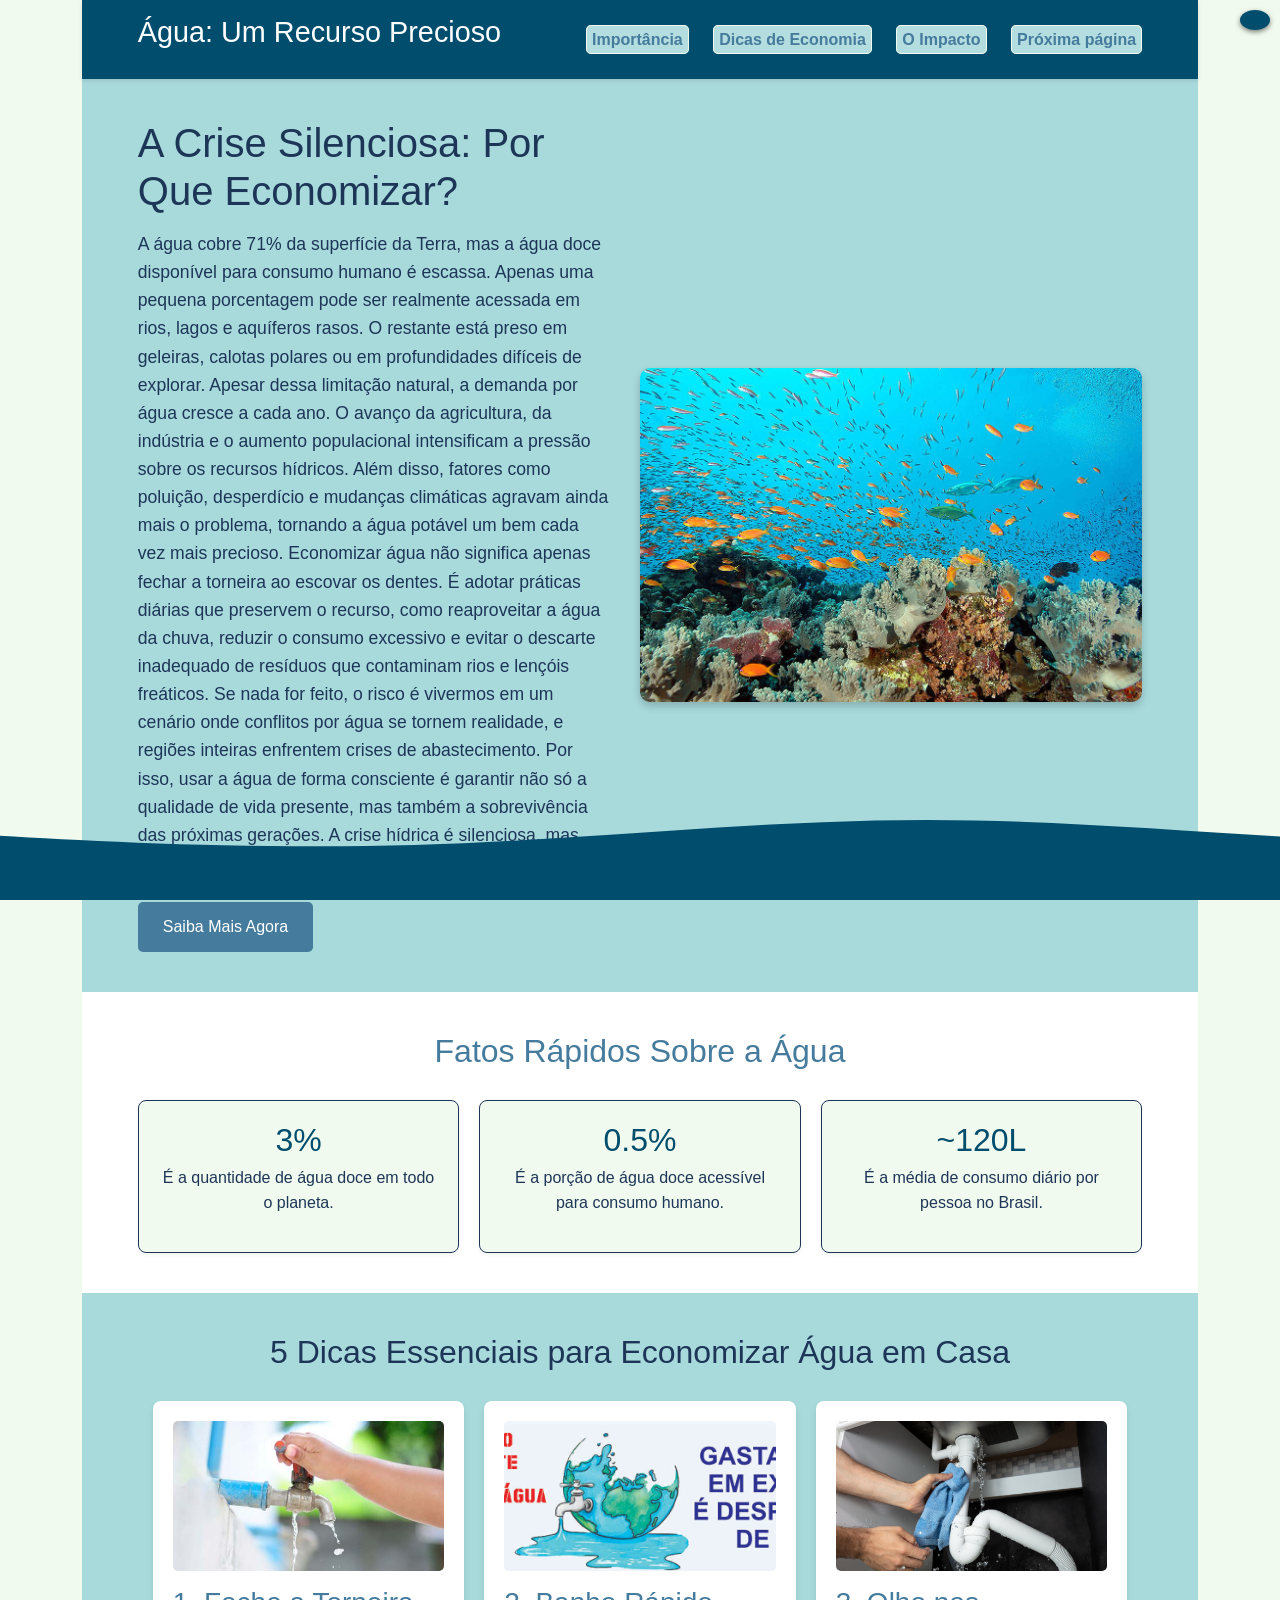
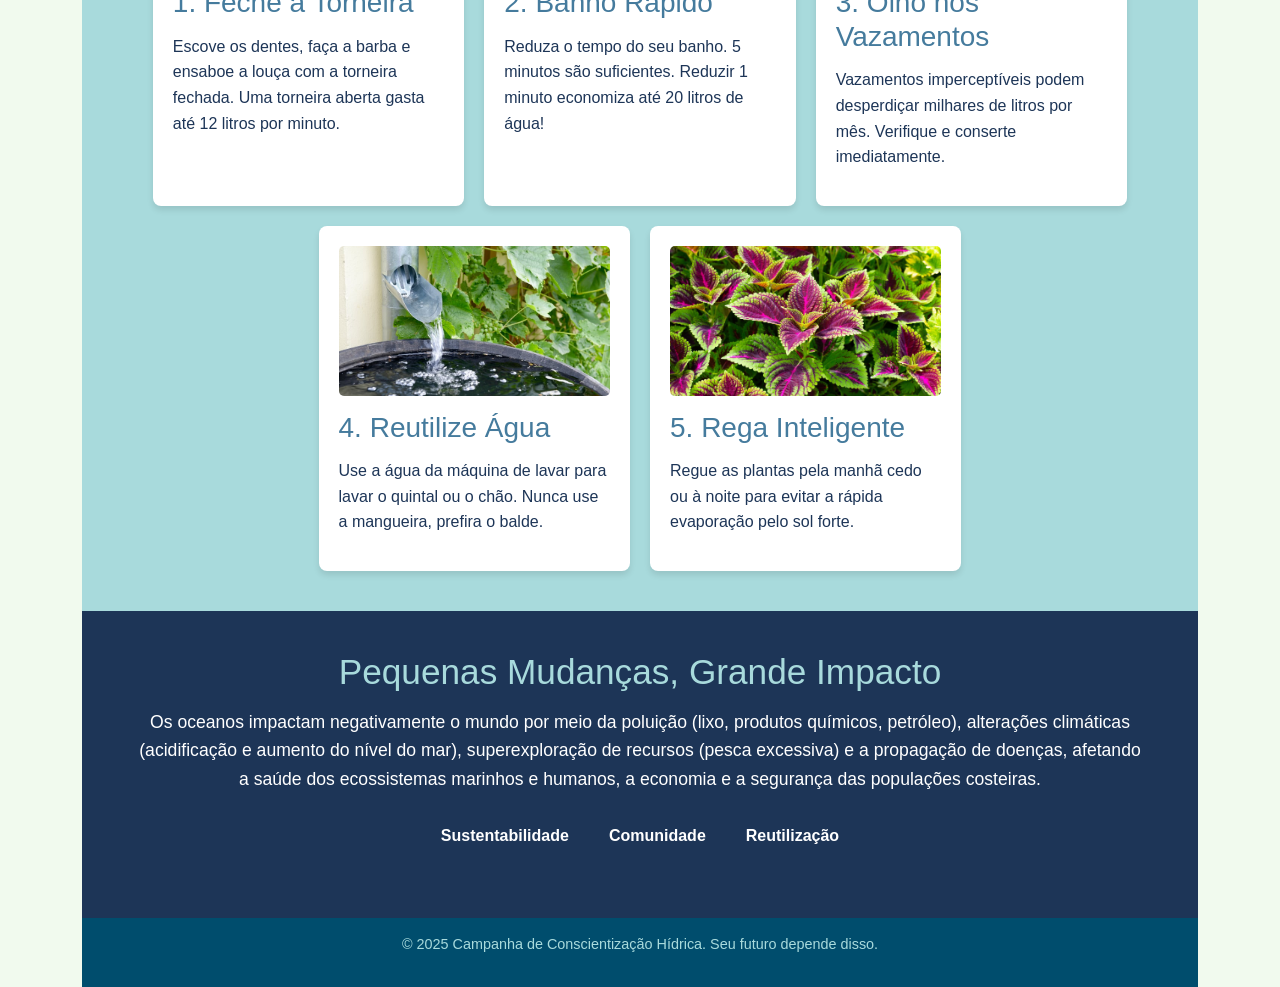
<file: conclusao/index.html>
<!DOCTYPE html>
<html lang="pt-BR">

<head>
    <meta charset="UTF-8">
    <meta name="viewport" content="width=device-width, initial-scale=1.0">
    <title>Conscientização: Uso Inteligente da Água</title>
    <link rel="stylesheet" href="bootstrap@5.3.3.css">
    <link rel="stylesheet" href="estilo.css">
    <script src="script.js"></script>
</head>
    <body class="container">
    <header>
        <h1> Água: Um Recurso Precioso</h1>
        <nav>
            <a href="#importancia">Importância</a>
            <a href="#dicas">Dicas de Economia</a>
            <a href="#impacto">O Impacto</a>
            <a href="site2.html">Próxima página</a>
        </nav>
    </header>

    <section class="hero" id="importancia">
        <div class="hero-content">
            <h2>A Crise Silenciosa: Por Que Economizar?</h2>
            <p>A água cobre 71% da superfície da Terra, mas a água doce disponível para consumo humano é escassa. Apenas
                uma pequena porcentagem pode ser realmente acessada em rios, lagos e aquíferos rasos. O restante está
                preso em geleiras, calotas polares ou em profundidades difíceis de explorar.
                Apesar dessa limitação natural, a demanda por água cresce a cada ano. O avanço da agricultura, da
                indústria e o aumento populacional intensificam a pressão sobre os recursos hídricos. Além disso,
                fatores como poluição, desperdício e mudanças climáticas agravam ainda mais o problema, tornando a água
                potável um bem cada vez mais precioso.
                Economizar água não significa apenas fechar a torneira ao escovar os dentes. É adotar práticas diárias
                que preservem o recurso, como reaproveitar a água da chuva, reduzir o consumo excessivo e evitar o
                descarte inadequado de resíduos que contaminam rios e lençóis freáticos.
                Se nada for feito, o risco é vivermos em um cenário onde conflitos por água se tornem realidade, e
                regiões inteiras enfrentem crises de abastecimento. Por isso, usar a água de forma consciente é garantir
                não só a qualidade de vida presente, mas também a sobrevivência das próximas gerações.

                A crise hídrica é silenciosa, mas real. Cada escolha conta.</p>
            <a href="https://www.codau.com.br/"><button>Saiba Mais Agora</button></a>    
        </div>
        <img src="imagens/oceano p1.jpg" alt="Gota de água em folha" class="hero-image">
    </section>

    <section class="stats">
        <h2>Fatos Rápidos Sobre a Água</h2>
        <div class="stats-grid">
            <div class="stat-item" id="curio1">
                <i class="fas fa-globe"></i>
                <h3>3%</h3>
                <p>É a quantidade de água doce em todo o planeta.</p>
            </div>
            <div class="stat-item" id="curio1">
                <i class="fas fa-hand-holding-water"></i>
                <h3>0.5%</h3>
                <p>É a porção de água doce acessível para consumo humano.</p>
            </div>
            <div class="stat-item" id="curio1">
                <i class="fas fa-tint"></i>
                <h3>~120L</h3>
                <p>É a média de consumo diário por pessoa no Brasil.</p>
            </div>
        </div>
    </section>

    <section class="dicas" id="dicas">
        <h2> 5 Dicas Essenciais para Economizar Água em Casa</h2>
        <div class="dicas-container">
            <div class="dica-card">
                <img src="imagens/torneira_rs.jpg" alt="Torneira pingando">
                <h3>1. Feche a Torneira</h3>
                <p>Escove os dentes, faça a barba e ensaboe a louça com a torneira fechada. Uma torneira aberta gasta
                    até 12 litros por minuto.</p>
            </div>
            <div class="dica-card">
                <img src="imagens/Banho.jpg" alt="Pessoa tomando banho">
                <h3>2. Banho Rápido</h3>
                <p>Reduza o tempo do seu banho. 5 minutos são suficientes. Reduzir 1 minuto economiza até 20 litros de
                    água!</p>
            </div>
            <div class="dica-card">
                <img src="imagens/vazamento.jpg" alt="Vazamento na parede">
                <h3>3. Olho nos Vazamentos</h3>
                <p>Vazamentos imperceptíveis podem desperdiçar milhares de litros por mês. Verifique e conserte
                    imediatamente.</p>
            </div>
            <div class="dica-card">
                <img src="imagens/reutilização.jpg" alt="Balde de água">
                <h3>4. Reutilize Água</h3>
                <p>Use a água da máquina de lavar para lavar o quintal ou o chão. Nunca use a mangueira, prefira o
                    balde.</p>
            </div>
            <div class="dica-card">
                <img src="imagens/planta.jpg" alt="Jardinagem">
                <h3>5. Rega Inteligente</h3>
                <p>Regue as plantas pela manhã cedo ou à noite para evitar a rápida evaporação pelo sol forte.</p>
            </div>
        </div>
    </section>

    <section class="acao" id="impacto">
        <div class="acao-content">
            <h2>Pequenas Mudanças, Grande Impacto</h2>
            <p>Os oceanos impactam negativamente o mundo por meio da poluição (lixo, produtos químicos, petróleo),
                alterações climáticas (acidificação e aumento do nível do mar), superexploração de recursos (pesca
                excessiva) e a propagação de doenças, afetando a saúde dos ecossistemas marinhos e humanos, a economia e
                a segurança das populações costeiras. </p>
            <div class="impacto-cards">
                <div class="impacto-item">
                    <i class="fas fa-leaf"></i>
                    <p>Sustentabilidade</p>
                </div>
                <div class="impacto-item">
                    <i class="fas fa-users"></i>
                    <p>Comunidade</p>
                </div>
                <div class="impacto-item">
                    <i class="fas fa-recycle"></i>
                    <p>Reutilização</p>
                </div>
            </div>
        </div>
    </section>

    <footer>
        <p>&copy; 2025 Campanha de Conscientização Hídrica. Seu futuro depende disso.</p>
    </footer>

    <audio id="somCachoeira" loop>
        <source src="audio/cachoeira.mp3.mp3" type="audio/mp3">

    </audio>

    <div class="wave-container">
        <svg class="wave" viewBox="0 0 1440 320" preserveAspectRatio="none">
            <path id="wavePath" fill="#004d6d" fill-opacity="1"
                d="M0,96L48,112C96,128,192,160,288,144C384,128,480,64,576,64C672,64,768,128,864,138.7C960,149,1056,107,1152,90.7C1248,75,1344,85,1392,90.7L1440,96L1440,320L1392,320C1344,320,1248,320,1152,320C1056,320,960,320,864,320C768,320,672,320,576,320C480,320,384,320,288,320C192,320,96,320,48,320L0,320Z">
            </path>
        </svg>
    </div>


</body>
</html>
</file>
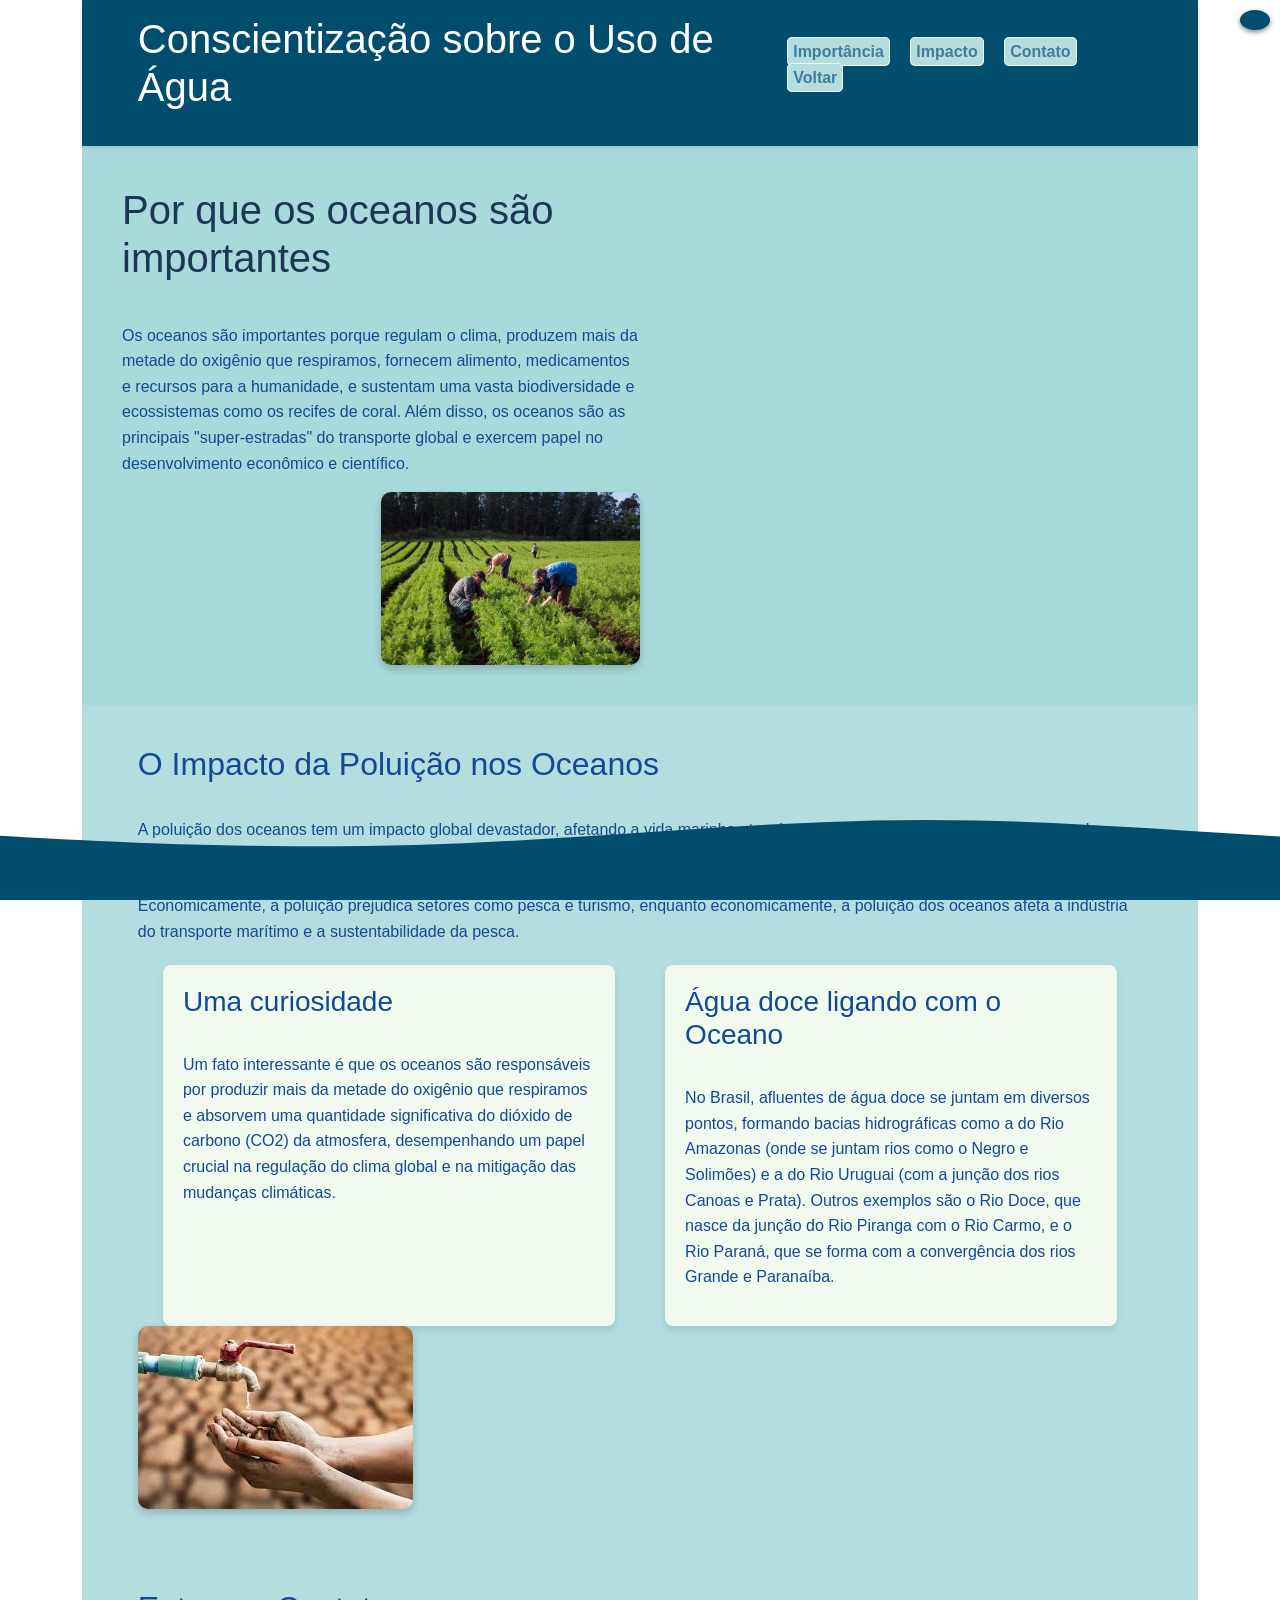
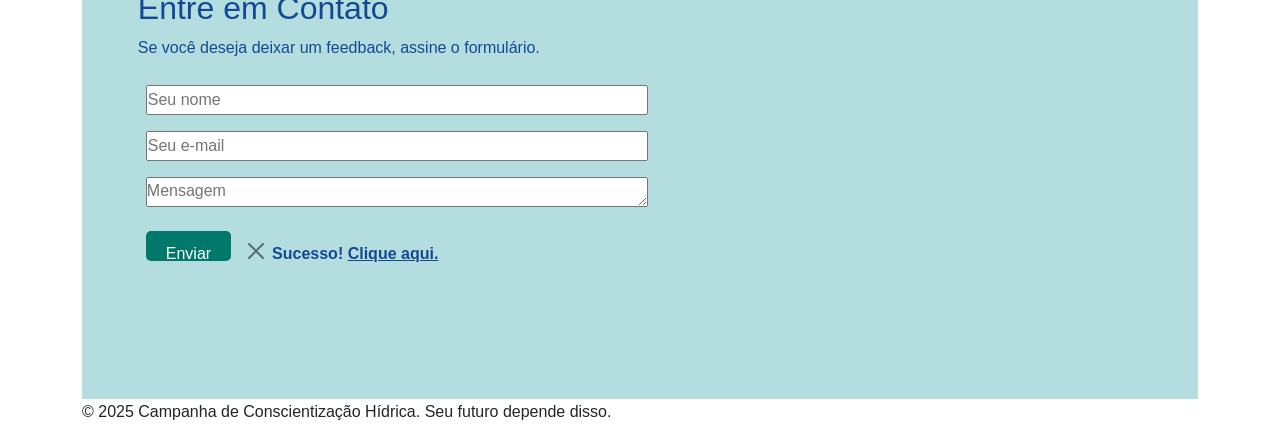
<file: conclusao/site2.html>
<!DOCTYPE html>
<html lang="pt-br">

<head>
    <meta charset="UTF-8">
    <meta name="viewport" content="width=device-width, initial-scale=1.0">
    <title>Conscientização sobre o Uso de Água</title>
    <link rel="stylesheet" href="bootstrap@5.3.3.css">
    <link rel="stylesheet" href="styles.css">
    <script src="script.js"></script>
</head>
<body class="container">
    <header>
        <div>
            <h1>Conscientização sobre o Uso de Água</h1>
        </div>
        <nav>
            <ul class="itens">
                <li><a href="#intro">Importância</a></li>
                <li><a href="#importancia">Impacto</a></li>
                <li><a href="#contato">Contato</a></li>
                <li><a href="index.html">Voltar</a></li>
            </ul>
        </nav>
    </header>

    <section class="container clearfix" id="intro">
        <div class="hero-content">
        <h2>Por que os oceanos são importantes </h2><br> 
        <p>Os oceanos são importantes porque regulam o clima, produzem mais da metade do oxigênio que respiramos, fornecem alimento, medicamentos e recursos para a humanidade, e sustentam uma vasta biodiversidade e ecossistemas como os recifes de coral. Além disso, os oceanos são as principais "super-estradas" do transporte global e exercem papel no desenvolvimento econômico e científico.</p>
        <img src="imagens/agricultura.webp" alt="Agricultura" id="img1" class="float-end">
    </div>
    </section>
        

    <section class="secao" id="importancia">
        <h2>O Impacto da Poluição nos Oceanos</h2><br>
        <p>A poluição dos oceanos tem um impacto global devastador, afetando a vida marinha através de intoxicação, aprisionamento e morte de animais, além de comprometer a saúde humana pela contaminação da cadeia alimentar. A poluição também causa o branqueamento de corais, a perda de habitats importantes e a diminuição da produção de oxigênio pelos oceanos, impactando o clima e a alimentação. Economicamente, a poluição prejudica setores como pesca e turismo, enquanto economicamente, a poluição dos oceanos afeta a indústria do transporte marítimo e a sustentabilidade da pesca. </p>
        <div class="fact-container">
            <div class="fact-box">
                <h3>Uma curiosidade </h3><br>   
                <p>Um fato interessante é que os oceanos são responsáveis por produzir mais da metade do oxigênio que respiramos e absorvem uma quantidade significativa do dióxido de carbono (CO2) da atmosfera, desempenhando um papel crucial na regulação do clima global e na mitigação das mudanças climáticas.</p>
            </div>
            <div class="fact-box">
                <h3>Água doce ligando com o Oceano</h3><br>
                <p>No Brasil, afluentes de água doce se juntam em diversos pontos, formando bacias hidrográficas como a do Rio Amazonas (onde se juntam rios como o Negro e Solimões) e a do Rio Uruguai (com a junção dos rios Canoas e Prata). Outros exemplos são o Rio Doce, que nasce da junção do Rio Piranga com o Rio Carmo, e o Rio Paraná, que se forma com a convergência dos rios Grande e Paranaíba. </p>
            </div>
        </div>
        <img src="imagens/escassez.jpg" alt="Escassez de Água" id="img1">
    </section>

    <section id="contato">
        <h2>Entre em Contato</h2>
        <p>Se você deseja deixar um feedback, assine o formulário.</p>
        <form id="contactform">
            <input type="text" placeholder="Seu nome" required id="nome">
            <input type="email" placeholder="Seu e-mail" required id="email">
            <textarea placeholder="Mensagem" required id="textarea"></textarea>
            <div>
            <button type="submit" id="send">Enviar</button class="container alert alert-success alert-dismissible fade show">
            <button type="button" class="btn-close" data-bs-dismiss="alert"></button>
            <strong>Sucesso!</strong>
            <a href="index.html" class="alert-link">Clique aqui.</a>
        </div>   
        </form>
    </section>
    <footer>
        <p>&copy; 2025 Campanha de Conscientização Hídrica. Seu futuro depende disso.</p>
    </footer>

    <audio id="somCachoeira" loop>
        <source src="audio/cachoeira.mp3.mp3" type="audio/mp3">

    </audio>

    <div class="wave-container">
        <svg class="wave" viewBox="0 0 1440 320" preserveAspectRatio="none">
            <path id="wavePath" fill="#004d6d" fill-opacity="1"
                d="M0,96L48,112C96,128,192,160,288,144C384,128,480,64,576,64C672,64,768,128,864,138.7C960,149,1056,107,1152,90.7C1248,75,1344,85,1392,90.7L1440,96L1440,320L1392,320C1344,320,1248,320,1152,320C1056,320,960,320,864,320C768,320,672,320,576,320C480,320,384,320,288,320C192,320,96,320,48,320L0,320Z">
            </path>
        </svg>
    </div>
</body>
</html>
</file>
<file: conclusao/estilo.css>
* {
    margin: 0;
    padding: 0;
    box-sizing: border-box;
}
body {
    font-family: Arial, sans-serif;
    line-height: 1.6;
    color: #1d3557;
    background-color: #f1faee;
}

h1,
h2,
h3 {
    color: #004d6d;
    margin-bottom: 0.5em;
}

header {
    background-color: #004d6d;
    color: white;
    padding: 15px 5%;
    display: flex;
    justify-content: space-between;
    align-items: center;
    position: sticky;
    top: 0;
    z-index: 1000;
    box-shadow: 0 2px 4px rgba(0, 0, 0, 0.1);
}

header h1 {
    color: white;
    font-size: 1.8em;
}

nav a {
    color: #457b9d;
    text-decoration: none;
    margin-left: 20px;
    font-weight: bold;
    transition: color 0.3s;
    border: #f1faee 1px solid;
    border-radius: 5px;
    padding: 5px;
    background-color: #b3dddf;
}

nav a:hover {
    color: rgb(0, 0, 0);
    text-decoration: underline;
}

.hero {
    background-color: #a8dadc;
    padding: 40px 5%;
    min-height: 50vh;
    display: flex;
    align-items: center;
    gap: 30px;
}

.hero-content {
    flex: 1;
    max-width: 50%;
}

.hero-content h2 {
    font-size: 2.5em;
    color: #1d3557;
    margin-bottom: 15px;
}

.hero-content p {
    font-size: 1.1em;
    margin-bottom: 25px;
}

.hero-image {
    flex: 1;
    max-width: 50%;
    height: auto;
    border-radius: 10px;
    object-fit: cover;
    box-shadow: 0 4px 8px rgba(0, 0, 0, 0.2);
}

button {
    background-color: #457b9d;
    color: white;
    border: none;
    padding: 12px 25px;
    font-size: 1em;
    cursor: pointer;
    border-radius: 5px;
    transition: 0.3s;
}

button:hover {
    background-color: #004d6d;
}

.stats {
    padding: 40px 5%;
    text-align: center;
    background-color: white;
}

.stats h2 {
    margin-bottom: 30px;
    color: #457b9d;
}

.stats-grid {

    display: flex;
    justify-content: space-around;
    gap: 20px;
}

.stat-item {
    flex: 1;
    padding: 20px;
    background-color: #f1faee;
    border-radius: 8px;
    box-shadow: 0 2px 4px rgba(0, 0, 0, 0.05);
}

.stat-item i {
    font-size: 3em;
    color: #004d6d;
    margin-bottom: 10px;
}

.stat-item h3 {
    font-size: 2em;
    margin-bottom: 5px;
    color: #004d6d;
}

.dicas {
    padding: 40px 5%;
    text-align: center;
    background-color: #a8dadc;
}

.dicas h2 {
    margin-bottom: 30px;
    color: #1d3557;
}

.dicas-container {

    display: flex;
    flex-wrap: wrap;
    justify-content: center;
    gap: 20px;
}

.dica-card {
    flex: 0 1 calc(20% - 20px);
    background-color: white;
    padding: 20px;
    border-radius: 8px;
    box-shadow: 0 4px 6px rgba(0, 0, 0, 0.1);
    text-align: left;
    transition: 0.3s;
}

.dica-card:hover {
    transform: translateY(-5px);
}

.dica-card img {
    width: 100%;
    height: 150px;
    object-fit: cover;
    border-radius: 5px;
    margin-bottom: 15px;
}

.dica-card h3 {
    color: #457b9d;
}


.acao {
    background-color: #1d3557;
    color: white;
    padding: 40px 5%;
    text-align: center;
}

.acao-content h2 {
    color: #a8dadc;
    font-size: 2.2em;
    margin-bottom: 15px;
}

.acao-content p {
    font-size: 1.1em;
    margin-bottom: 30px;
}

.impacto-cards {

    display: flex;
    justify-content: center;
    gap: 40px;
}

.impacto-item {
    text-align: center;
}

.impacto-item i {
    font-size: 3.5em;
    color: #457b9d;
    margin-bottom: 10px;
}

.impacto-item p {
    font-weight: bold;
    font-size: 1em;
}


footer {
    background-color: #004d6d;
    color: #a8dadc;
    text-align: center;
    padding: 15px;
    font-size: 0.9em;
}
#curio1{
    border: solid 1px;
}



 
    .dica-card {
        flex: 0 1 calc(33% - 20px);
        max-width: 900px
    }


@media (max-width: 768px) {
    header {
        flex-direction: column;
        text-align: center;
        
    }

    header nav {
        margin-top: 10px;
    }

    .hero {
        flex-direction: column;
        text-align: center;
    }

    .hero-content,
    .hero-image {
        max-width: 100%;
    }

    .hero-image {
        order: -1;
    }

    .stats-grid,
    .impacto-cards {
        flex-direction: column;
    }

    .dicas-container {
        gap: 15px;
    }

    .dica-card {
        flex: 0 1 calc(50% - 15px);
    }
}

@media (max-width: 480px) {
    .dica-card {
        flex: 0 1 100%;
    }
}




.wave-container {

    position: fixed;
    bottom: 0;
    left: 0;
    width: 100%;
    height: 100px;
    pointer-events: none;
    z-index: 999;
    overflow: hidden;
}

.wave {
    width: 200%;
    height: 100%;


}


#audio-control {
    position: fixed;
    top: 10px;
    right: 10px;
    z-index: 2000;
    background: #004d6d;
    color: white;
    border: none;
    padding: 10px 15px;
    cursor: pointer;
    border-radius: 50%;
    font-size: 1.2em;
    box-shadow: 0 2px 5px rgba(0, 0, 0, 0.5);
}

#audio-control i {
    pointer-events: none;
}

.links1{
    color: #a8dadc;
    margin-left: 650px;
}
</file>
<file: conclusao/styles.css>
* {
    margin: 0;
    padding: 0;
    box-sizing: border-box;
}

body {
    font-family: Arial, sans-serif;
    line-height: 1.6;
}

header {
    background-color: #004d6d;
    padding: 15px 5%;
    display: flex;
    justify-content: space-between;
    align-items: center;
    position: sticky;
    top: 0;
    z-index: 1000;
    box-shadow: 0 2px 4px rgba(0, 0, 0, 0.1);
}

header h1 {
    margin-bottom: 0.5em;
    color: white;
}

nav ul {
    list-style-type: none;
    padding: 10px;
}

nav ul li {
    display: inline;
    margin: 8px;
}

nav ul li a {
    color: #457b9d;
    text-decoration: none;
    font-weight: bold;
    transition: color 0.3s;
    border: #f1faee 1px solid;
    border-radius: 5px;
    padding: 5px;
    background-color: #b3dddf;
}
a:hover{
    color: black;
    text-decoration: underline;
}

#intro{
    background-color: #a8dadc;
    padding: 40px;
    min-height: 50%;
    display: flex;
    align-items: flex-start;
    gap: 30px;
}

.hero-content{
    flex: 1;
    max-width: 50%;
}

.hero-content h2{
    font-size: 2.5em;
    color: #1d3557;
    margin-bottom: 15px;
}

.fact-container {
    display: flex;
    justify-content: space-around;
    margin-top: 20px;
    color: #134994
}
.fact-box {
    padding: 20px;
    border-radius: 8px;
    width: 45%;
    box-shadow: 0 4px 6px rgba(0, 0, 0, 0.1);
    background-color: #f1faee;
}
section{
    color: #134994;
    background-color:#b3dddf;
    padding: 40px 5%;
    min-height: 50vh;
    gap: 30px;
}

ul {
    list-style-type: none;
}

button {
    background-color: #00796b;
    color: white;
    padding: 10px 20px;
    border: none;
    border-radius: 5px;
    cursor: pointer;
    transition: 0.3s;
}

#contactForm input,
#contactForm textarea {
    width: 100%;
    padding: 10px;
    margin: 10px 0;
    border: 1px solid #ddd;
    border-radius: 5px;
}

#img1 {
    flex: 1;
    max-width: 50%;
    height: auto;
    border-radius: 10px;
    object-fit: cover;
    box-shadow: 0 4px 8px rgba(0, 0, 0, 0.2);
}
#nome{
    width: 50%;
    height: 30px;
    margin: 8px;
}
#email{
    width: 50%;
    height: 30px;
    margin: 8px;
    
}
textarea{
    width: 50%;
    height: 30px;
    margin: 8px;
}
#send{
   height: 30px;
   margin: 8px;  
}
.wave-container {

    position: fixed;
    bottom: 0;
    left: 0;
    width: 100%;
    height: 100px;
    pointer-events: none;
    z-index: 999;
    overflow: hidden;
}
.wave {
    width: 200%;
    height: 100%;


}
#audio-control {
    position: fixed;
    top: 10px;
    right: 10px;
    z-index: 2000;
    background: #004d6d;
    color: white;
    border: none;
    padding: 10px 15px;
    cursor: pointer;
    border-radius: 50%;
    font-size: 1.2em;
    box-shadow: 0 2px 5px rgba(0, 0, 0, 0.5);
}

#audio-control i {
    pointer-events: none;
}
</file>
